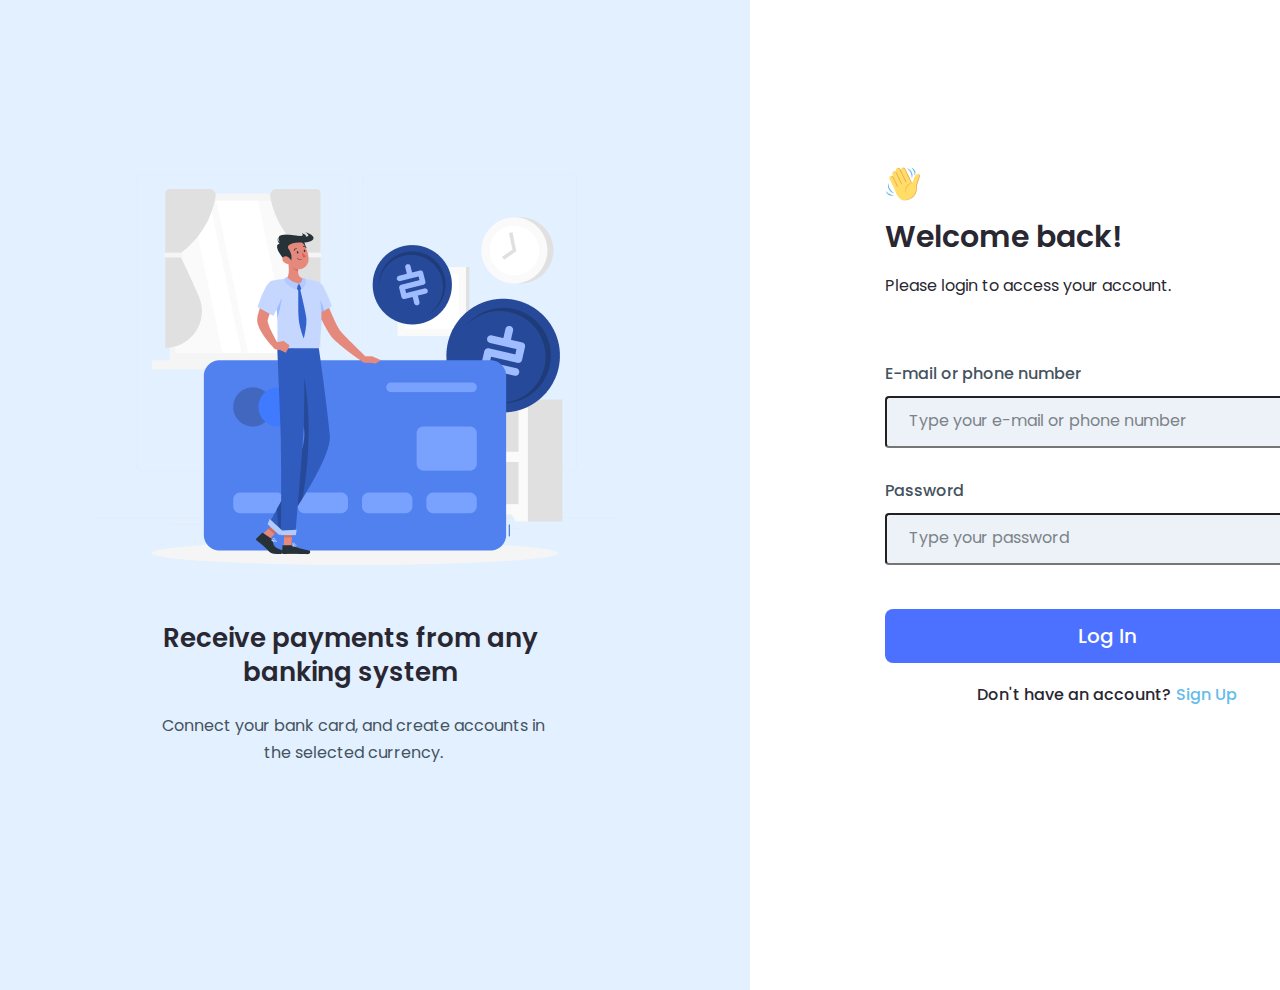
<file: index.html>
<!DOCTYPE html>
<html lang="en">
  <head>
    <meta charset="UTF-8" />
    <meta name="viewport" content="width=device-width, initial-scale=1.0" />
    <title>Document</title>
    <link rel="stylesheet" href="./style.css" />
    <link rel="preconnect" href="https://fonts.googleapis.com" />
    <link rel="preconnect" href="https://fonts.gstatic.com" crossorigin />
    <link
      href="https://fonts.googleapis.com/css2?family=Poppins:wght@400;500;600&display=swap"
      rel="stylesheet"
    />
  </head>

  <body>
    <div class="title_page">
      <div class="img1"></div>
      <h1>Receive payments from any banking system</h1>
      <p>
        Connect your bank card, and create accounts in the selected currency.
      </p>
    </div>

    <div class="login">
      <div class="img2"></div>
      <h1>Welcome back!</h1>
      <p>Please login to access your account.</p>

      <div class="e-mail">
        <p>E-mail or phone number</p>
        <div class="img3"></div>
      </div>
      <input
        class="input1"
        placeholder="Type your e-mail or phone number"
        type="text"
      />
      <div class="password">
        <p>Password</p>
        <input class="input2" placeholder="Type your password" type="text" />
      </div>

      <div class="button">Log In</div>
      <div class="final_page">
        <h3>Don't have an account?</h3>
        <div>
          <h3>Sign Up</h3>
        </div>
      </div>
    </div>
  </body>
</html>
</file>
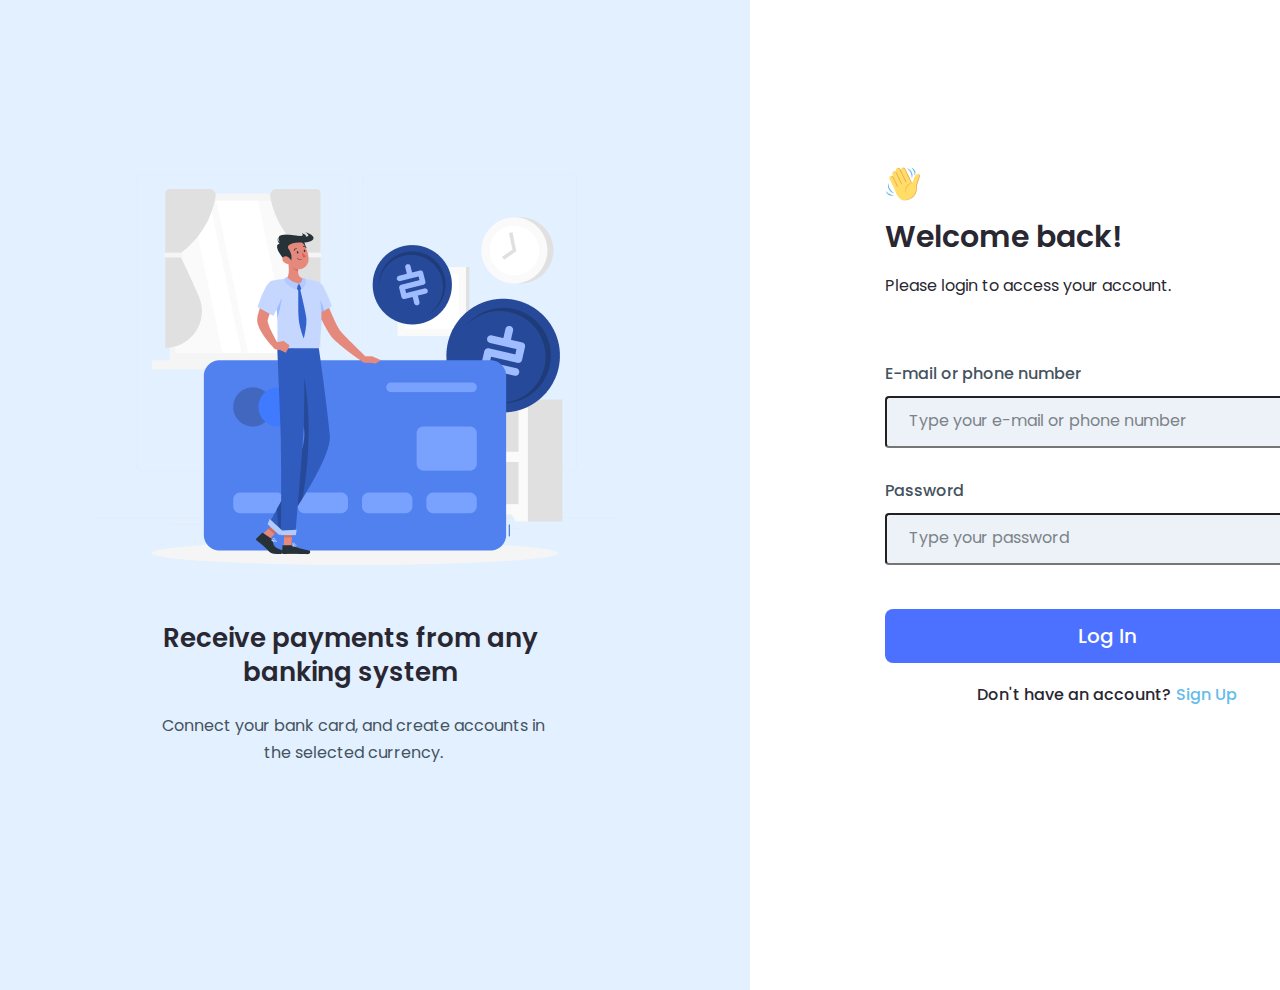
<file: page1/index.html>
<!DOCTYPE html>
<html lang="en">
  <head>
    <meta charset="UTF-8" />
    <meta name="viewport" content="width=device-width, initial-scale=1.0" />
    <title>Document</title>
    <link rel="stylesheet" href="./style.css" />
    <link rel="preconnect" href="https://fonts.googleapis.com" />
    <link rel="preconnect" href="https://fonts.gstatic.com" crossorigin />
    <link
      href="https://fonts.googleapis.com/css2?family=Poppins:wght@400;500;600&display=swap"
      rel="stylesheet"
    />
  </head>

  <body>
    <div class="title_page">
      <div class="img1"></div>
      <h1>Receive payments from any banking system</h1>
      <p>
        Connect your bank card, and create accounts in the selected currency.
      </p>
    </div>

    <div class="login">
      <div class="img2"></div>
      <h1>Welcome back!</h1>
      <p>Please login to access your account.</p>

      <div class="e-mail">
        <p>E-mail or phone number</p>
        <div class="img3"></div>
      </div>
      <input
        class="input1"
        placeholder="Type your e-mail or phone number"
        type="text"
      />
      <div class="password">
        <p>Password</p>
        <input
          class="input2"
          placeholder="Type your password"
          type="password"
        />
      </div>

      <div class="button">Log In</div>
      <div class="final_page">
        <h3>Don't have an account?</h3>
        <div>
          <h3><a href="../page2/content.html">Sign Up</a></h3>
        </div>
      </div>
    </div>

    <script src="./app.js"></script>
  </body>
</html>
</file>
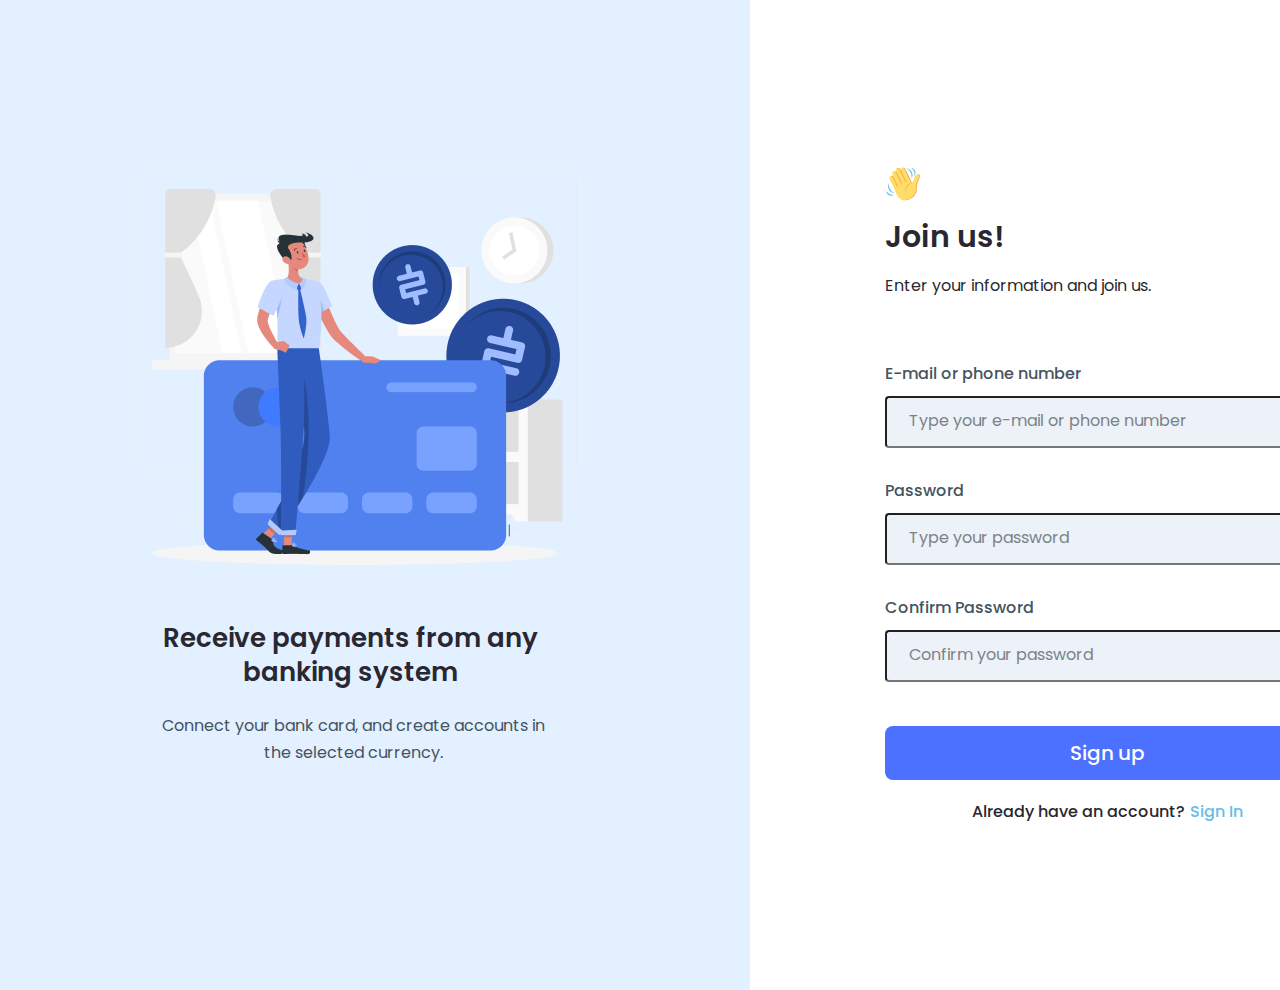
<file: page2/content.html>
<!DOCTYPE html>
<html lang="en">
  <head>
    <meta charset="UTF-8" />
    <meta name="viewport" content="width=device-width, initial-scale=1.0" />
    <title>Document</title>
    <link rel="stylesheet" href="./style2.css" />
    <link rel="preconnect" href="https://fonts.googleapis.com" />
    <link rel="preconnect" href="https://fonts.gstatic.com" crossorigin />
    <link
      href="https://fonts.googleapis.com/css2?family=Poppins:wght@400;500;600&display=swap"
      rel="stylesheet"
    />
  </head>

  <body>
    <div class="title_page">
      <div class="img1"></div>
      <h1>Receive payments from any banking system</h1>
      <p>
        Connect your bank card, and create accounts in the selected currency.
      </p>
    </div>

    <div class="login">
      <div class="img2"></div>
      <h1>Join us!</h1>
      <p>Enter your information and join us.</p>

      <div class="e-mail">
        <p>E-mail or phone number</p>
        <div class="img3"></div>
      </div>
      <input
        class="input1"
        placeholder="Type your e-mail or phone number"
        type="text"
      />
      <div class="password">
        <p>Password</p>
        <input
          class="input2"
          placeholder="Type your password"
          type="password"
        />
      </div>

      <div class="confirm_password">
        <p>Confirm Password</p>
        <input
          class="input3"
          placeholder="Confirm your password"
          type="password"
        />
      </div>

      <div class="button">Sign up</div>
      <div class="final_page">
        <h3>Already have an account?</h3>
        <div>
          <h3><a href="../page1/index.html">Sign In</a></h3>
        </div>
      </div>
    </div>

    <script src="./app2.js"></script>
  </body>
</html>
</file>
<file: style.css>
* {
  margin: 0;
  padding: 0;
  font-style: normal;
  font-family: "Poppins";
}

body {
  display: -webkit-box;
  display: -ms-flexbox;
  display: flex;
  width: 1440px;
}
body .title_page {
  width: 750px;
  height: 990px;
  -ms-flex-negative: 0;
      flex-shrink: 0;
  background: #e2f0ff;
}
body .title_page .img1 {
  background-image: url(./assets/Img1.png);
  background-size: contain;
  background-repeat: no-repeat;
  width: 524px;
  height: 391px;
  margin: 174px 0 0 93px;
}
body .title_page h1 {
  color: #292731;
  text-align: center;
  font: 600 26px "Poppins";
  line-height: 131.5%;
  width: 400px;
  height: 68px;
  margin: 56px 0 0 150px;
}
body .title_page p {
  color: #455360;
  text-align: center;
  font: 400 16px "Poppins";
  line-height: 170%;
  width: 386px;
  height: 54px;
  margin: 23px 0 0 160px;
}
body .login {
  text-align: start;
  margin: 166px 0 0 135px;
}
body .login .img2 {
  background-image: url(./assets/img2.png);
  background-size: contain;
  background-repeat: no-repeat;
  width: 36px;
  height: 36px;
}
body .login h1 {
  color: #292731;
  font: 600 30px "Poppins";
  margin-top: 12px;
}
body .login p {
  color: #292731;
  font: 400 16px "Poppins";
  line-height: 170%;
  margin-top: 12px;
}
body .login .e-mail {
  display: -webkit-box;
  display: -ms-flexbox;
  display: flex;
  -webkit-box-align: center;
      -ms-flex-align: center;
          align-items: center;
}
body .login .e-mail p {
  color: #455360;
  font: 500 16px "Poppins";
  margin-top: 62px;
}
body .login .e-mail .img3 {
  background-image: url(./assets/img3.png);
  background-size: contain;
  background-repeat: no-repeat;
  width: 16px;
  height: 16px;
  margin: 62px 0 0 225px;
}
body .login .input1 {
  border-radius: 4px;
  background: #ecf2f7;
  width: 440px;
  height: 48px;
  margin-top: 10px;
}
body .login .input1::-webkit-input-placeholder {
  color: #7b8389;
  font: 400 16px "Poppins";
  line-height: 170%;
  padding-left: 22px;
}
body .login .input1::-moz-placeholder {
  color: #7b8389;
  font: 400 16px "Poppins";
  line-height: 170%;
  padding-left: 22px;
}
body .login .input1:-ms-input-placeholder {
  color: #7b8389;
  font: 400 16px "Poppins";
  line-height: 170%;
  padding-left: 22px;
}
body .login .input1::-ms-input-placeholder {
  color: #7b8389;
  font: 400 16px "Poppins";
  line-height: 170%;
  padding-left: 22px;
}
body .login .input1::placeholder {
  color: #7b8389;
  font: 400 16px "Poppins";
  line-height: 170%;
  padding-left: 22px;
}
body .login .password p {
  color: #455360;
  font: 500 16px "Poppins";
  margin-top: 30px;
}
body .login .password .input2 {
  border-radius: 4px;
  background: #ecf2f7;
  width: 440px;
  height: 48px;
  margin-top: 10px;
}
body .login .password .input2::-webkit-input-placeholder {
  color: #7b8389;
  font: 400 16px "Poppins";
  line-height: 170%;
  padding-left: 22px;
}
body .login .password .input2::-moz-placeholder {
  color: #7b8389;
  font: 400 16px "Poppins";
  line-height: 170%;
  padding-left: 22px;
}
body .login .password .input2:-ms-input-placeholder {
  color: #7b8389;
  font: 400 16px "Poppins";
  line-height: 170%;
  padding-left: 22px;
}
body .login .password .input2::-ms-input-placeholder {
  color: #7b8389;
  font: 400 16px "Poppins";
  line-height: 170%;
  padding-left: 22px;
}
body .login .password .input2::placeholder {
  color: #7b8389;
  font: 400 16px "Poppins";
  line-height: 170%;
  padding-left: 22px;
}
body .button {
  margin-top: 44px;
  border-radius: 8px;
  background: #4c70ff;
  width: 443px;
  height: 54px;
  color: #fff;
  font: 500 20px "Poppins";
  display: -webkit-box;
  display: -ms-flexbox;
  display: flex;
  -webkit-box-align: center;
      -ms-flex-align: center;
          align-items: center;
  -webkit-box-pack: center;
      -ms-flex-pack: center;
          justify-content: center;
}
body .final_page {
  display: -webkit-box;
  display: -ms-flexbox;
  display: flex;
  -webkit-box-pack: center;
      -ms-flex-pack: center;
          justify-content: center;
  margin-top: 19px;
}
body .final_page h3 {
  color: #292731;
  font: 500 16px "Poppins";
}
body .final_page div h3 {
  color: #66bce8;
  font: 500 16px "Poppins";
  margin-left: 5px;
}
</file>
<file: page1/style.css>
* {
  margin: 0;
  padding: 0;
  font-style: normal;
  font-family: "Poppins";
}

body {
  display: -webkit-box;
  display: -ms-flexbox;
  display: flex;
  width: 1440px;
}
body .title_page {
  width: 750px;
  height: 990px;
  -ms-flex-negative: 0;
      flex-shrink: 0;
  background: #e2f0ff;
}
body .title_page .img1 {
  background-image: url(../assets/Img1.png);
  background-size: contain;
  background-repeat: no-repeat;
  width: 524px;
  height: 391px;
  margin: 174px 0 0 93px;
}
body .title_page h1 {
  color: #292731;
  text-align: center;
  font: 600 26px "Poppins";
  line-height: 131.5%;
  width: 400px;
  height: 68px;
  margin: 56px 0 0 150px;
}
body .title_page p {
  color: #455360;
  text-align: center;
  font: 400 16px "Poppins";
  line-height: 170%;
  width: 386px;
  height: 54px;
  margin: 23px 0 0 160px;
}
body .login {
  text-align: start;
  margin: 166px 0 0 135px;
}
body .login .img2 {
  background-image: url(../assets/img2.png);
  background-size: contain;
  background-repeat: no-repeat;
  width: 36px;
  height: 36px;
}
body .login h1 {
  color: #292731;
  font: 600 30px "Poppins";
  margin-top: 12px;
}
body .login p {
  color: #292731;
  font: 400 16px "Poppins";
  line-height: 170%;
  margin-top: 12px;
}
body .login .e-mail {
  display: -webkit-box;
  display: -ms-flexbox;
  display: flex;
  -webkit-box-align: center;
      -ms-flex-align: center;
          align-items: center;
}
body .login .e-mail p {
  color: #455360;
  font: 500 16px "Poppins";
  margin-top: 62px;
}
body .login .e-mail .img3 {
  background-image: url(../assets/img3.png);
  background-size: contain;
  background-repeat: no-repeat;
  width: 16px;
  height: 16px;
  margin: 62px 0 0 225px;
}
body .login .input1 {
  border-radius: 4px;
  background: #ecf2f7;
  width: 440px;
  height: 48px;
  margin-top: 10px;
}
body .login .input1::-webkit-input-placeholder {
  color: #7b8389;
  font: 400 16px "Poppins";
  line-height: 170%;
  padding-left: 22px;
}
body .login .input1::-moz-placeholder {
  color: #7b8389;
  font: 400 16px "Poppins";
  line-height: 170%;
  padding-left: 22px;
}
body .login .input1:-ms-input-placeholder {
  color: #7b8389;
  font: 400 16px "Poppins";
  line-height: 170%;
  padding-left: 22px;
}
body .login .input1::-ms-input-placeholder {
  color: #7b8389;
  font: 400 16px "Poppins";
  line-height: 170%;
  padding-left: 22px;
}
body .login .input1::placeholder {
  color: #7b8389;
  font: 400 16px "Poppins";
  line-height: 170%;
  padding-left: 22px;
}
body .login .password p {
  color: #455360;
  font: 500 16px "Poppins";
  margin-top: 30px;
}
body .login .password .input2 {
  border-radius: 4px;
  background: #ecf2f7;
  width: 440px;
  height: 48px;
  margin-top: 10px;
}
body .login .password .input2::-webkit-input-placeholder {
  color: #7b8389;
  font: 400 16px "Poppins";
  line-height: 170%;
  padding-left: 22px;
}
body .login .password .input2::-moz-placeholder {
  color: #7b8389;
  font: 400 16px "Poppins";
  line-height: 170%;
  padding-left: 22px;
}
body .login .password .input2:-ms-input-placeholder {
  color: #7b8389;
  font: 400 16px "Poppins";
  line-height: 170%;
  padding-left: 22px;
}
body .login .password .input2::-ms-input-placeholder {
  color: #7b8389;
  font: 400 16px "Poppins";
  line-height: 170%;
  padding-left: 22px;
}
body .login .password .input2::placeholder {
  color: #7b8389;
  font: 400 16px "Poppins";
  line-height: 170%;
  padding-left: 22px;
}
body .button {
  margin-top: 44px;
  border-radius: 8px;
  background: #4c70ff;
  width: 443px;
  height: 54px;
  color: #fff;
  font: 500 20px "Poppins";
  display: -webkit-box;
  display: -ms-flexbox;
  display: flex;
  -webkit-box-align: center;
      -ms-flex-align: center;
          align-items: center;
  -webkit-box-pack: center;
      -ms-flex-pack: center;
          justify-content: center;
}
body .final_page {
  display: -webkit-box;
  display: -ms-flexbox;
  display: flex;
  -webkit-box-pack: center;
      -ms-flex-pack: center;
          justify-content: center;
  margin-top: 19px;
}
body .final_page h3 {
  color: #292731;
  font: 500 16px "Poppins";
}
body .final_page div h3 a {
  color: #66bce8;
  font: 500 16px "Poppins";
  margin-left: 5px;
  text-decoration: none;
}
</file>
<file: page2/style2.css>
* {
  margin: 0;
  padding: 0;
  font-style: normal;
  font-family: "Poppins";
}

body {
  display: -webkit-box;
  display: -ms-flexbox;
  display: flex;
  width: 1440px;
}
body .title_page {
  width: 750px;
  height: 990px;
  -ms-flex-negative: 0;
      flex-shrink: 0;
  background: #e2f0ff;
}
body .title_page .img1 {
  background-image: url(../assets/Img1.png);
  background-size: contain;
  background-repeat: no-repeat;
  width: 524px;
  height: 391px;
  margin: 174px 0 0 93px;
}
body .title_page h1 {
  color: #292731;
  text-align: center;
  font: 600 26px "Poppins";
  line-height: 131.5%;
  width: 400px;
  height: 68px;
  margin: 56px 0 0 150px;
}
body .title_page p {
  color: #455360;
  text-align: center;
  font: 400 16px "Poppins";
  line-height: 170%;
  width: 386px;
  height: 54px;
  margin: 23px 0 0 160px;
}
body .login {
  text-align: start;
  margin: 166px 0 0 135px;
}
body .login .img2 {
  background-image: url(../assets/img2.png);
  background-size: contain;
  background-repeat: no-repeat;
  width: 36px;
  height: 36px;
}
body .login h1 {
  color: #292731;
  font: 600 30px "Poppins";
  margin-top: 12px;
}
body .login p {
  color: #292731;
  font: 400 16px "Poppins";
  line-height: 170%;
  margin-top: 12px;
}
body .login .e-mail {
  display: -webkit-box;
  display: -ms-flexbox;
  display: flex;
  -webkit-box-align: center;
      -ms-flex-align: center;
          align-items: center;
}
body .login .e-mail p {
  color: #455360;
  font: 500 16px "Poppins";
  margin-top: 62px;
}
body .login .e-mail .img3 {
  background-image: url(../assets/img3.png);
  background-size: contain;
  background-repeat: no-repeat;
  width: 16px;
  height: 16px;
  margin: 62px 0 0 225px;
}
body .login .input1 {
  border-radius: 4px;
  background: #ecf2f7;
  width: 440px;
  height: 48px;
  margin-top: 10px;
}
body .login .input1::-webkit-input-placeholder {
  color: #7b8389;
  font: 400 16px "Poppins";
  line-height: 170%;
  padding-left: 22px;
}
body .login .input1::-moz-placeholder {
  color: #7b8389;
  font: 400 16px "Poppins";
  line-height: 170%;
  padding-left: 22px;
}
body .login .input1:-ms-input-placeholder {
  color: #7b8389;
  font: 400 16px "Poppins";
  line-height: 170%;
  padding-left: 22px;
}
body .login .input1::-ms-input-placeholder {
  color: #7b8389;
  font: 400 16px "Poppins";
  line-height: 170%;
  padding-left: 22px;
}
body .login .input1::placeholder {
  color: #7b8389;
  font: 400 16px "Poppins";
  line-height: 170%;
  padding-left: 22px;
}
body .login .password p {
  color: #455360;
  font: 500 16px "Poppins";
  margin-top: 30px;
}
body .login .password .input2 {
  border-radius: 4px;
  background: #ecf2f7;
  width: 440px;
  height: 48px;
  margin-top: 10px;
}
body .login .password .input2::-webkit-input-placeholder {
  color: #7b8389;
  font: 400 16px "Poppins";
  line-height: 170%;
  padding-left: 22px;
}
body .login .password .input2::-moz-placeholder {
  color: #7b8389;
  font: 400 16px "Poppins";
  line-height: 170%;
  padding-left: 22px;
}
body .login .password .input2:-ms-input-placeholder {
  color: #7b8389;
  font: 400 16px "Poppins";
  line-height: 170%;
  padding-left: 22px;
}
body .login .password .input2::-ms-input-placeholder {
  color: #7b8389;
  font: 400 16px "Poppins";
  line-height: 170%;
  padding-left: 22px;
}
body .login .password .input2::placeholder {
  color: #7b8389;
  font: 400 16px "Poppins";
  line-height: 170%;
  padding-left: 22px;
}
body .login .confirm_password p {
  color: #455360;
  font: 500 16px "Poppins";
  margin-top: 30px;
}
body .login .confirm_password .input3 {
  border-radius: 4px;
  background: #ecf2f7;
  width: 440px;
  height: 48px;
  margin-top: 10px;
}
body .login .confirm_password .input3::-webkit-input-placeholder {
  color: #7b8389;
  font: 400 16px "Poppins";
  line-height: 170%;
  padding-left: 22px;
}
body .login .confirm_password .input3::-moz-placeholder {
  color: #7b8389;
  font: 400 16px "Poppins";
  line-height: 170%;
  padding-left: 22px;
}
body .login .confirm_password .input3:-ms-input-placeholder {
  color: #7b8389;
  font: 400 16px "Poppins";
  line-height: 170%;
  padding-left: 22px;
}
body .login .confirm_password .input3::-ms-input-placeholder {
  color: #7b8389;
  font: 400 16px "Poppins";
  line-height: 170%;
  padding-left: 22px;
}
body .login .confirm_password .input3::placeholder {
  color: #7b8389;
  font: 400 16px "Poppins";
  line-height: 170%;
  padding-left: 22px;
}
body .button {
  margin-top: 44px;
  border-radius: 8px;
  background: #4c70ff;
  width: 443px;
  height: 54px;
  color: #fff;
  font: 500 20px "Poppins";
  display: -webkit-box;
  display: -ms-flexbox;
  display: flex;
  -webkit-box-align: center;
      -ms-flex-align: center;
          align-items: center;
  -webkit-box-pack: center;
      -ms-flex-pack: center;
          justify-content: center;
}
body .final_page {
  display: -webkit-box;
  display: -ms-flexbox;
  display: flex;
  -webkit-box-pack: center;
      -ms-flex-pack: center;
          justify-content: center;
  margin-top: 19px;
}
body .final_page h3 {
  color: #292731;
  font: 500 16px "Poppins";
}
body .final_page div h3 a {
  color: #66bce8;
  font: 500 16px "Poppins";
  margin-left: 5px;
  text-decoration: none;
}
</file>
